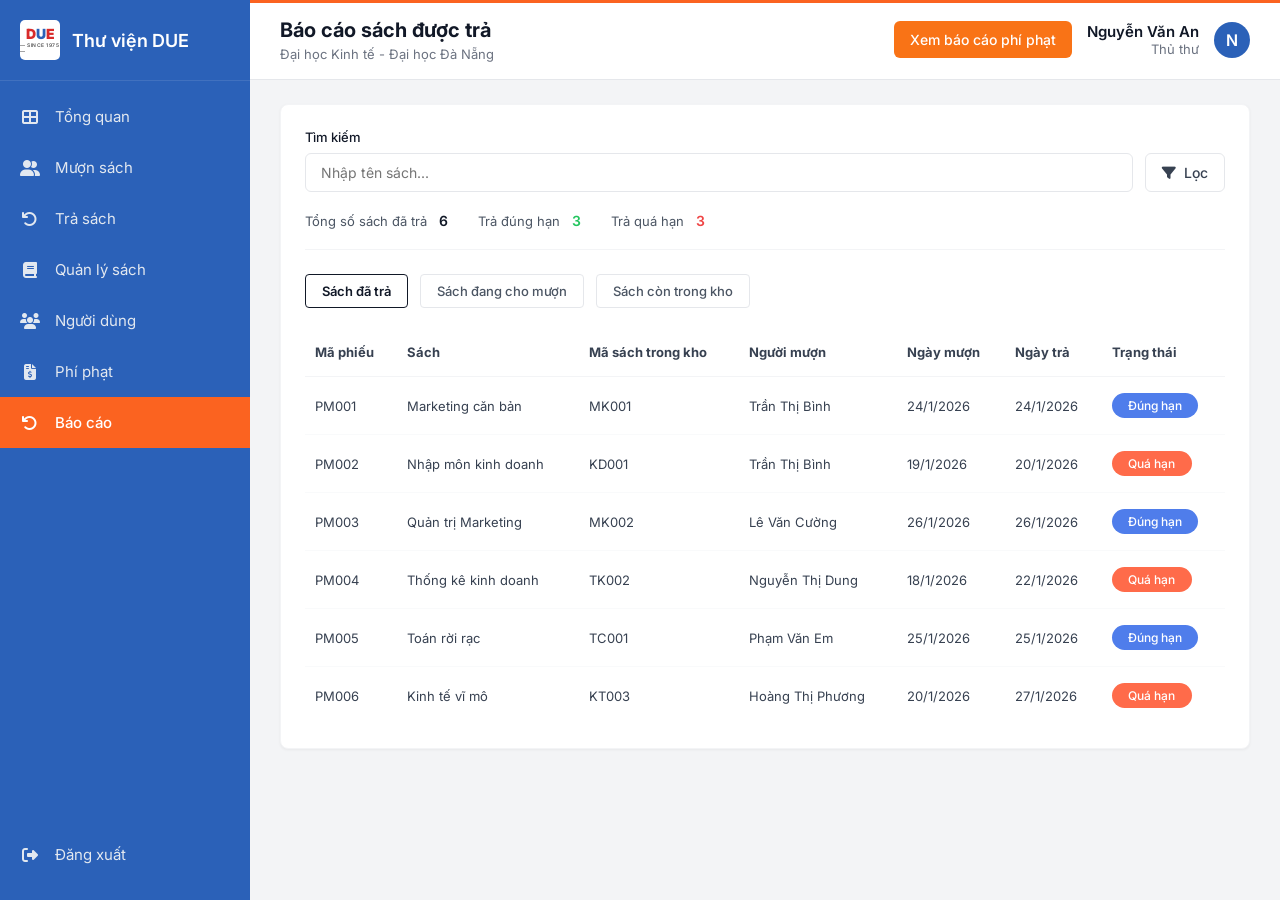
<file: Bao_Cao/index.html>
<!DOCTYPE html>
<html lang="vi">

<head>
    <meta charset="UTF-8">
    <meta name="viewport" content="width=device-width, initial-scale=1.0">
    <title>Thư viện DUE - Dashboard</title>
    <link href="https://fonts.googleapis.com/css2?family=Inter:wght@400;500;600;700;800&display=swap" rel="stylesheet">
    <link rel="stylesheet" href="https://cdnjs.cloudflare.com/ajax/libs/font-awesome/6.4.0/css/all.min.css">
    <style>
        * {
            margin: 0;
            padding: 0;
            box-sizing: border-box;
            font-family: 'Inter', sans-serif;
        }

        body {
            display: flex;
            height: 100vh;
            background-color: #f3f4f6;
            color: #333;
        }

        /* Sidebar */
        .sidebar {
            width: 250px;
            background-color: #2b61b8;
            color: white;
            display: flex;
            flex-direction: column;
            justify-content: space-between;
        }

        .sidebar-top {
            display: flex;
            flex-direction: column;
        }

        .brand {
            display: flex;
            align-items: center;
            padding: 20px;
            gap: 12px;
            font-weight: 600;
            font-size: 18px;
            border-bottom: 1px solid rgba(255, 255, 255, 0.1);
            margin-bottom: 10px;
        }

        .logo {
            background: white;
            width: 40px;
            height: 40px;
            border-radius: 5px;
            display: flex;
            flex-direction: column;
            align-items: center;
            justify-content: center;
            color: black;
            font-family: Arial, sans-serif;
        }

        .logo .due {
            color: #d82b2b;
            font-weight: 900;
            font-size: 14px;
            line-height: 1.2;
        }

        .logo .blue-text {
            color: #2b61b8;
        }

        .logo .since {
            font-size: 5px;
            color: #555;
            letter-spacing: 0.5px;
        }

        .nav-list {
            list-style: none;
        }

        .nav-item {
            padding: 16px 20px;
            display: flex;
            align-items: center;
            gap: 15px;
            color: #e2e8f0;
            text-decoration: none;
            font-size: 15px;
            cursor: pointer;
            transition: background-color 0.2s;
        }

        .nav-item:hover {
            background-color: rgba(255, 255, 255, 0.1);
        }

        .nav-item.active {
            background-color: #fb6320;
            color: white;
            font-weight: 500;
        }

        .nav-item i {
            width: 20px;
            text-align: center;
            font-size: 16px;
        }

        .logout {
            margin-bottom: 20px;
        }

        /* Main Content */
        .main-content {
            flex: 1;
            display: flex;
            flex-direction: column;
            overflow: hidden;
            position: relative;
        }

        /* The thin orange line at the very top */
        .main-content::before {
            content: '';
            position: absolute;
            top: 0;
            left: 0;
            right: 0;
            height: 3px;
            background-color: #fb6320;
            z-index: 10;
        }

        .header {
            height: 80px;
            background-color: white;
            display: flex;
            justify-content: space-between;
            align-items: center;
            padding: 0 30px;
            border-bottom: 1px solid #e5e7eb;
        }

        .header-left h1 {
            font-size: 20px;
            font-weight: 700;
            color: #111827;
            margin-bottom: 4px;
        }

        .header-left p {
            font-size: 13px;
            color: #6b7280;
        }

        .header-right {
            display: flex;
            align-items: center;
            gap: 15px;
        }

        .user-info {
            text-align: right;
        }

        .user-info h4 {
            font-size: 15px;
            color: #111827;
            font-weight: 600;
        }

        .user-info p {
            font-size: 13px;
            color: #6b7280;
        }

        .avatar {
            width: 36px;
            height: 36px;
            background-color: #2b61b8;
            border-radius: 50%;
            display: flex;
            align-items: center;
            justify-content: center;
            color: white;
            font-weight: 600;
            font-size: 16px;
        }

        .content {
            padding: 24px 30px;
            flex: 1;
            overflow-y: auto;
        }

        .card {
            background-color: white;
            border-radius: 8px;
            padding: 24px;
            box-shadow: 0 1px 3px rgba(0, 0, 0, 0.05);
            border: 1px solid #f3f4f6;
        }

        /* Search Section */
        .search-container {
            margin-bottom: 20px;
        }

        .search-container label {
            display: block;
            font-size: 13px;
            font-weight: 500;
            color: #111827;
            margin-bottom: 8px;
        }

        .search-box {
            display: flex;
            gap: 12px;
        }

        .search-box input {
            flex: 1;
            padding: 10px 15px;
            border: 1px solid #e5e7eb;
            border-radius: 6px;
            font-size: 14px;
            outline: none;
        }

        .btn-filter, .btn-action {
            padding: 10px 16px;
            background-color: white;
            border: 1px solid #e5e7eb;
            border-radius: 6px;
            color: #374151;
            font-size: 14px;
            font-weight: 500;
            cursor: pointer;
            display: flex;
            align-items: center;
            gap: 8px;
        }
        
        .btn-action {
            background-color: #f97316;
            color: white;
            border: none;
        }

        /* Stats */
        .stats {
            display: flex;
            gap: 30px;
            margin-bottom: 24px;
            font-size: 13px;
            align-items: center;
            color: #4b5563;
            padding-bottom: 20px;
            border-bottom: 1px solid #f3f4f6;
        }

        .stats span {
            font-weight: 600;
            margin-left: 8px;
            font-size: 14px;
        }

        .stats .total {
            color: #111827;
        }

        .stats .ontime {
            color: #22c55e;
        }

        .stats .late {
            color: #ef4444;
        }

        /* Tabs */
        .tabs {
            display: flex;
            gap: 12px;
            margin-bottom: 20px;
        }

        .tab {
            padding: 8px 16px;
            background-color: white;
            border: 1px solid #e5e7eb;
            border-radius: 4px;
            font-size: 13px;
            color: #4b5563;
            cursor: pointer;
            font-weight: 500;
        }

        .tab.active {
            border: 1px solid #111827;
            color: #111827;
            font-weight: 600;
        }

        /* Table Dashboard */
        table.dash-table {
            width: 100%;
            border-collapse: collapse;
        }

        table.dash-table th {
            text-align: left;
            padding: 16px 10px;
            font-size: 13px;
            font-weight: 700;
            color: #374151;
            border-bottom: 1px solid #f3f4f6;
        }

        table.dash-table td {
            text-align: left;
            padding: 16px 10px;
            font-size: 13px;
            color: #374151;
            border-bottom: 1px solid #f9fafb;
        }

        table.dash-table tr:last-child td {
            border-bottom: none;
        }

        /* Dashboard Badges */
        .badge {
            padding: 5px 16px;
            border-radius: 20px;
            font-size: 12px;
            font-weight: 500;
            color: white;
            display: inline-block;
            text-align: center;
            min-width: 80px;
        }

        .badge.success {
            background-color: #4f7deb;
        }

        .badge.danger {
            background-color: #ff6b4a;
        }

        /* -------------------------------------------
           MODAL (Báo cáo phí phạt styles - test3)
           ------------------------------------------- */
        .modal-overlay {
            position: fixed;
            top: 0; left: 0; width: 100%; height: 100%;
            background: rgba(0,0,0,0.4);
            z-index: 9999;
            display: flex;
            justify-content: center;
            align-items: center;
        }

        .modal-container {
            width: 95%;
            max-width: 1200px;
            background-color: #ffffff;
            border-radius: 12px;
            padding: 40px;
            position: relative;
            max-height: 95vh;
            overflow-y: auto;
        }

        .modal-close-btn {
            position: absolute;
            top: 15px;
            right: 15px;
            background: white;
            border: 1px solid #e5e7eb;
            color: #9ca3af;
            width: 40px;
            height: 40px;
            border-radius: 8px;
            display: flex;
            align-items: center;
            justify-content: center;
            font-size: 16px;
            cursor: pointer;
            transition: all 0.2s;
        }

        .modal-close-btn:hover {
            color: #111827;
            background: #f9fafb;
        }

        .modal-title {
            text-align: center;
            font-size: 32px;
            font-weight: 700;
            color: #1f2937;
            margin-bottom: 40px;
            margin-top: 10px;
        }

        .modal-table-container {
            border: 1px solid #e5e7eb;
            border-radius: 16px;
            overflow: hidden;
            margin-bottom: 30px;
            background: white;
        }

        table.modal-table {
            width: 100%;
            border-collapse: collapse;
            text-align: center;
        }

        table.modal-table th {
            padding: 20px 10px;
            font-size: 13px;
            font-weight: 700;
            color: #374151;
            background-color: #fcfcfc;
            border-bottom: 1px solid #e5e7eb;
            white-space: nowrap;
        }

        table.modal-table td {
            padding: 24px 10px;
            font-size: 14px;
            font-weight: 600;
            color: #4b5563;
        }

        table.modal-table tbody tr {
            border-bottom: 1px solid #f9fafb;
        }

        table.modal-table tbody tr:last-child {
            border-bottom: none;
        }

        .td-name { color: #111827 !important; font-weight: 700 !important; }
        .td-bookcode { color: #111827 !important; font-weight: 700 !important; }
        .td-bookname { color: #111827 !important; font-weight: 700 !important; }
        .td-reason { color: #4b5563 !important; font-weight: 600 !important; }
        .td-fine { color: #ea580c !important; font-weight: 700 !important; }
        .td-date { color: #374151 !important; font-weight: 600 !important; }
        .td-ticket { color: #111827 !important; font-weight: 700 !important; }

        .modal-badge {
            display: inline-block;
            padding: 8px 16px;
            border-radius: 20px;
            font-size: 12px;
            font-weight: 700;
            text-align: center;
        }

        .modal-badge-status { width: 140px; }
        .modal-badge-light-red { background-color: #fef2f2; color: #ef4444; padding: 6px 16px; }
        .modal-badge-blue { background-color: #1d4ed8; color: white; }
        .modal-badge-orange { background-color: #f97316; color: white; }

        .modal-stats-container {
            border: 1px solid #e5e7eb;
            border-radius: 16px;
            padding: 30px;
            background-color: #fafbfc;
        }

        .modal-stats-title {
            font-size: 18px;
            font-weight: 700;
            color: #111827;
            margin-bottom: 24px;
        }

        .modal-stats-grid {
            display: flex;
            gap: 24px;
        }

        .modal-stat-card {
            background-color: white;
            border-radius: 12px;
            padding: 24px;
            flex: 1;
            box-shadow: 0 4px 20px rgba(0, 0, 0, 0.03);
            border: 1px solid #f3f4f6;
        }

        .modal-stat-card p {
            font-size: 13px;
            font-weight: 500;
            color: #9ca3af;
            margin-bottom: 8px;
        }

        .modal-stat-card h3 {
            font-size: 24px;
            font-weight: 800;
            color: #111827;
        }

        .dashed-line {
            width: 80%;
            margin: 40px auto 10px auto;
            border: none;
            border-top: 1px dashed #e5e7eb;
        }

        .tab-content {
            display: none;
        }
        .tab-content.active-content {
            display: block;
        }
    </style>
</head>

<body>

    <!-- Sidebar -->
    <aside class="sidebar">
        <div class="sidebar-top">
            <div class="brand">
                <div class="logo">
                    <span class="due">D<span class="blue-text">U</span>E</span>
                    <span class="since">— SINCE 1975 —</span>
                </div>
                Thư viện DUE
            </div>
            <ul class="nav-list">
                <li><a href="#" class="nav-item"><i class="fas fa-th-large"></i> Tổng quan</a></li>
                <li><a href="#" class="nav-item"><i class="fas fa-user-friends"></i> Mượn sách</a></li>
                <li><a href="#" class="nav-item"><i class="fas fa-undo"></i> Trả sách</a></li>
                <li><a href="#" class="nav-item"><i class="fas fa-book"></i> Quản lý sách</a></li>
                <li><a href="#" class="nav-item"><i class="fas fa-users"></i> Người dùng</a></li>
                <li><a href="#" class="nav-item" onclick="openFineModal()"><i class="fas fa-file-invoice-dollar"></i> Phí phạt</a></li>
                <li><a href="#" class="nav-item active"><i class="fas fa-undo"></i> Báo cáo</a></li>
            </ul>
        </div>
        <div class="sidebar-bottom">
            <a href="#" class="nav-item logout"><i class="fas fa-sign-out-alt"></i> Đăng xuất</a>
        </div>
    </aside>

    <!-- Main Content -->
    <main class="main-content">
        <!-- Header -->
        <header class="header">
            <div class="header-left">
                <h1>Báo cáo sách được trả</h1>
                <p>Đại học Kinh tế - Đại học Đà Nẵng</p>
            </div>
            <div class="header-right">
                <button class="btn-action" onclick="openFineModal()">Xem báo cáo phí phạt</button>
                <div class="user-info">
                    <h4>Nguyễn Văn An</h4>
                    <p>Thủ thư</p>
                </div>
                <div class="avatar">N</div>
            </div>
        </header>

        <!-- Content Area -->
        <div class="content">
            <div class="card">
                <!-- Search -->
                <div class="search-container">
                    <label>Tìm kiếm</label>
                    <div class="search-box">
                        <input type="text" id="searchInput" placeholder="Nhập tên sách..." onkeyup="if(event.key === 'Enter') filterTables()">
                        <button class="btn-filter" onclick="filterTables()"><i class="fas fa-filter"></i> Lọc</button>
                    </div>
                </div>

                <!-- Stats -->
                <div class="stats">
                    <div>Tổng số sách đã trả <span class="total">6</span></div>
                    <div>Trả đúng hạn <span class="ontime">3</span></div>
                    <div>Trả quá hạn <span class="late">3</span></div>
                </div>

                <!-- Tabs Navigation -->
                <div class="tabs">
                    <button class="tab active" id="tab-btn-da-tra" onclick="openTab('da-tra')">Sách đã trả</button>
                    <button class="tab" id="tab-btn-dang-muon" onclick="openTab('dang-muon')">Sách đang cho mượn</button>
                    <button class="tab" id="tab-btn-trong-kho" onclick="openTab('trong-kho')">Sách còn trong kho</button>
                </div>

                <!-- TAB 1: Sách đã trả (test.html) -->
                <div class="tab-content active-content" id="tab-da-tra">
                    <table class="dash-table">
                        <thead>
                            <tr>
                                <th>Mã phiếu</th>
                                <th>Sách</th>
                                <th>Mã sách trong kho</th>
                                <th>Người mượn</th>
                                <th>Ngày mượn</th>
                                <th>Ngày trả</th>
                                <th>Trạng thái</th>
                            </tr>
                        </thead>
                        <tbody>
                            <tr>
                                <td>PM001</td>
                                <td>Marketing căn bản</td>
                                <td>MK001</td>
                                <td>Trần Thị Bình</td>
                                <td>24/1/2026</td>
                                <td>24/1/2026</td>
                                <td><span class="badge success">Đúng hạn</span></td>
                            </tr>
                            <tr>
                                <td>PM002</td>
                                <td>Nhập môn kinh doanh</td>
                                <td>KD001</td>
                                <td>Trần Thị Bình</td>
                                <td>19/1/2026</td>
                                <td>20/1/2026</td>
                                <td><span class="badge danger">Quá hạn</span></td>
                            </tr>
                            <tr>
                                <td>PM003</td>
                                <td>Quản trị Marketing</td>
                                <td>MK002</td>
                                <td>Lê Văn Cường</td>
                                <td>26/1/2026</td>
                                <td>26/1/2026</td>
                                <td><span class="badge success">Đúng hạn</span></td>
                            </tr>
                            <tr>
                                <td>PM004</td>
                                <td>Thống kê kinh doanh</td>
                                <td>TK002</td>
                                <td>Nguyễn Thị Dung</td>
                                <td>18/1/2026</td>
                                <td>22/1/2026</td>
                                <td><span class="badge danger">Quá hạn</span></td>
                            </tr>
                            <tr>
                                <td>PM005</td>
                                <td>Toán rời rạc</td>
                                <td>TC001</td>
                                <td>Phạm Văn Em</td>
                                <td>25/1/2026</td>
                                <td>25/1/2026</td>
                                <td><span class="badge success">Đúng hạn</span></td>
                            </tr>
                            <tr>
                                <td>PM006</td>
                                <td>Kinh tế vĩ mô</td>
                                <td>KT003</td>
                                <td>Hoàng Thị Phương</td>
                                <td>20/1/2026</td>
                                <td>27/1/2026</td>
                                <td><span class="badge danger">Quá hạn</span></td>
                            </tr>
                        </tbody>
                    </table>
                </div>

                <!-- TAB 2: Sách đang cho mượn (test1.html) -->
                <div class="tab-content" id="tab-dang-muon">
                    <table class="dash-table">
                        <thead>
                            <tr>
                                <th>Mã phiếu</th>
                                <th>Sách</th>
                                <th>Mã sách trong kho</th>
                                <th>Người mượn</th>
                                <th>Ngày mượn</th>
                                <th>Ngày trả</th>
                                <th>Trạng thái</th>
                            </tr>
                        </thead>
                        <tbody>
                            <tr>
                                <td>PM001</td>
                                <td>Kinh tế học vi mô</td>
                                <td>KT001</td>
                                <td>Trần Thị Bình</td>
                                <td>24/1/2026</td>
                                <td>24/1/2026</td>
                                <td><span class="badge success">Đang mượn</span></td>
                            </tr>
                            <tr>
                                <td>PM002</td>
                                <td>Nguyên lý kế toán</td>
                                <td>TC001</td>
                                <td>Trần Thị Bình</td>
                                <td>19/1/2026</td>
                                <td>20/1/2026</td>
                                <td><span class="badge danger">Quá hạn</span></td>
                            </tr>
                            <tr>
                                <td>PM003</td>
                                <td>Quản trị Marketing</td>
                                <td>KT002</td>
                                <td>Lê Văn Cường</td>
                                <td>26/1/2026</td>
                                <td>26/1/2026</td>
                                <td><span class="badge success">Đang mượn</span></td>
                            </tr>
                            <tr>
                                <td>PM004</td>
                                <td>Phân tích báo cáo tài chính</td>
                                <td>TC002</td>
                                <td>Nguyễn Thị Dung</td>
                                <td>18/1/2026</td>
                                <td>22/1/2026</td>
                                <td><span class="badge danger">Quá hạn</span></td>
                            </tr>
                            <tr>
                                <td>PM005</td>
                                <td>Quản trị nguồn nhân lực</td>
                                <td>QL001</td>
                                <td>Phạm Văn Em</td>
                                <td>25/1/2026</td>
                                <td>25/1/2026</td>
                                <td><span class="badge success">Đang mượn</span></td>
                            </tr>
                            <tr>
                                <td>PM006</td>
                                <td>Kinh tế lượng cơ bản</td>
                                <td>KT003</td>
                                <td>Hoàng Thị Phương</td>
                                <td>20/1/2026</td>
                                <td>27/1/2026</td>
                                <td><span class="badge danger">Quá hạn</span></td>
                            </tr>
                        </tbody>
                    </table>
                </div>

                <!-- TAB 3: Sách còn trong kho (test2.html) -->
                <div class="tab-content" id="tab-trong-kho">
                    <table class="dash-table">
                        <thead>
                            <tr>
                                <th>Mã phiếu</th>
                                <th>Sách</th>
                                <th>Mã sách trong kho</th>
                                <th>Số lượng</th>
                                <th>Còn lại</th>
                                <th>Trạng thái</th>
                            </tr>
                        </thead>
                        <tbody>
                            <tr>
                                <td>PM001</td>
                                <td>Kinh tế học vi mô</td>
                                <td>KT001</td>
                                <td>30</td>
                                <td>23</td>
                                <td><span class="badge success">Còn sách</span></td>
                            </tr>
                            <tr>
                                <td>PM002</td>
                                <td>Nguyên lý kế toán</td>
                                <td>TC001</td>
                                <td>40</td>
                                <td>32</td>
                                <td><span class="badge success">Còn sách</span></td>
                            </tr>
                            <tr>
                                <td>PM003</td>
                                <td>Quản trị Marketing</td>
                                <td>KT002</td>
                                <td>45</td>
                                <td>36</td>
                                <td><span class="badge success">Còn sách</span></td>
                            </tr>
                            <tr>
                                <td>PM004</td>
                                <td>Phân tích báo cáo tài chính</td>
                                <td>TC002</td>
                                <td>32</td>
                                <td>22</td>
                                <td><span class="badge success">Còn sách</span></td>
                            </tr>
                            <tr>
                                <td>PM005</td>
                                <td>Quản trị nguồn nhân lực</td>
                                <td>QL001</td>
                                <td>75</td>
                                <td>64</td>
                                <td><span class="badge success">Còn sách</span></td>
                            </tr>
                            <tr>
                                <td>PM006</td>
                                <td>Kinh tế lượng cơ bản</td>
                                <td>KT003</td>
                                <td>53</td>
                                <td>41</td>
                                <td><span class="badge success">Còn sách</span></td>
                            </tr>
                        </tbody>
                    </table>
                </div>

            </div>
        </div>
    </main>

    <!-- Modal (test3.html content) -->
    <div id="fineModal" class="modal-overlay" style="display: none;">
        <div class="modal-container">
            <!-- Close Button -->
            <button class="modal-close-btn" onclick="closeFineModal()"><i class="fas fa-times"></i></button>

            <!-- Title -->
            <h1 class="modal-title">Báo cáo phí phạt</h1>

            <!-- Table -->
            <div class="modal-table-container">
                <table class="modal-table">
                    <thead>
                        <tr>
                            <th>Người mượn</th>
                            <th>Mã sách</th>
                            <th>Tên sách</th>
                            <th>Tình trạng</th>
                            <th>Lý do</th>
                            <th>Số tiền phạt</th>
                            <th>Ngày tạo</th>
                            <th>Mã phiếu mượn</th>
                            <th>Trạng thái</th>
                        </tr>
                    </thead>
                    <tbody>
                        <tr>
                            <td class="td-name">Nguyễn Thị Bình</td>
                            <td class="td-bookcode">KT003</td>
                            <td class="td-bookname">Kinh tế vĩ mô</td>
                            <td><span class="modal-badge modal-badge-light-red">Trễ hạn</span></td>
                            <td class="td-reason">Trễ hạn quá 2 ngày</td>
                            <td class="td-fine">20.000đ</td>
                            <td class="td-date">18/10/2025</td>
                            <td class="td-ticket">KT001</td>
                            <td><span class="modal-badge modal-badge-blue modal-badge-status">Đã thanh toán</span></td>
                        </tr>
                        <tr>
                            <td class="td-name">Lê Tấn Tú</td>
                            <td class="td-bookcode">KT003</td>
                            <td class="td-bookname">Kinh tế vĩ mô</td>
                            <td><span class="modal-badge modal-badge-light-red">Trễ hạn</span></td>
                            <td class="td-reason">Trễ hạn quá 10 ngày</td>
                            <td class="td-fine">50.000đ</td>
                            <td class="td-date">23/11/2025</td>
                            <td class="td-ticket">KT001</td>
                            <td><span class="modal-badge modal-badge-orange modal-badge-status">Chưa thanh toán</span></td>
                        </tr>
                        <tr>
                            <td class="td-name">Hoàng Thị Phương</td>
                            <td class="td-bookcode">KT003</td>
                            <td class="td-bookname">Kinh tế vĩ mô</td>
                            <td><span class="modal-badge modal-badge-light-red">Trễ hạn</span></td>
                            <td class="td-reason">Trễ hạn quá 6 ngày</td>
                            <td class="td-fine">30.000đ</td>
                            <td class="td-date">23/11/2025</td>
                            <td class="td-ticket">KT001</td>
                            <td><span class="modal-badge modal-badge-orange modal-badge-status">Chưa thanh toán</span></td>
                        </tr>
                    </tbody>
                </table>
            </div>

            <!-- Stats Section -->
            <div class="modal-stats-container">
                <h2 class="modal-stats-title">Thống kê phí phạt</h2>
                <div class="modal-stats-grid">
                    <div class="modal-stat-card">
                        <p>Tổng tiền phạt đã thu</p>
                        <h3>20.000đ</h3>
                    </div>
                    <div class="modal-stat-card">
                        <p>Tổng tiền phạt chưa thu</p>
                        <h3>80.000đ</h3>
                    </div>
                    <div class="modal-stat-card">
                        <p>Khoản phạt cao nhất</p>
                        <h3>50.000đ</h3>
                    </div>
                    <div class="modal-stat-card">
                        <p>Người mượn bị phạt nhiều nhất</p>
                        <h3>Lê Tấn Tú</h3>
                    </div>
                </div>
                <hr class="dashed-line">
            </div>
        </div>
    </div>

    <!-- JavaScript to handle UI interactivity -->
    <script>
        // Table filtering logic
        function filterTables() {
            const query = document.getElementById('searchInput').value.toLowerCase();
            
            // Filter all dashboard tables
            const tables = document.querySelectorAll('.dash-table');
            
            tables.forEach(table => {
                const rows = table.querySelectorAll('tbody tr');
                rows.forEach(row => {
                    const bookNameCell = row.querySelectorAll('td')[1]; // Cột 'Sách' ở vị trí index 1
                    if (bookNameCell) {
                        const bookName = bookNameCell.textContent || bookNameCell.innerText;
                        if (bookName.toLowerCase().indexOf(query) > -1) {
                            row.style.display = '';
                        } else {
                            row.style.display = 'none';
                        }
                    }
                });
            });
        }

        // Tab switching logic
        function openTab(tabId) {
            // Hide all contents
            document.querySelectorAll('.tab-content').forEach(function(el) {
                el.classList.remove('active-content');
            });
            // Remove active style from all tab buttons
            document.querySelectorAll('.tab').forEach(function(el) {
                el.classList.remove('active');
            });

            // Show selected tab
            document.getElementById('tab-' + tabId).classList.add('active-content');
            // Show active style on button
            document.getElementById('tab-btn-' + tabId).classList.add('active');
        }

        // Modal opening/closing logic
        function openFineModal() {
            document.getElementById('fineModal').style.display = 'flex';
        }

        function closeFineModal() {
            document.getElementById('fineModal').style.display = 'none';
        }

        // Close modal when clicking outside of it
        document.getElementById('fineModal').addEventListener('click', function(e) {
            if (e.target === this) {
                closeFineModal();
            }
        });
    </script>

</body>

</html>
</file>
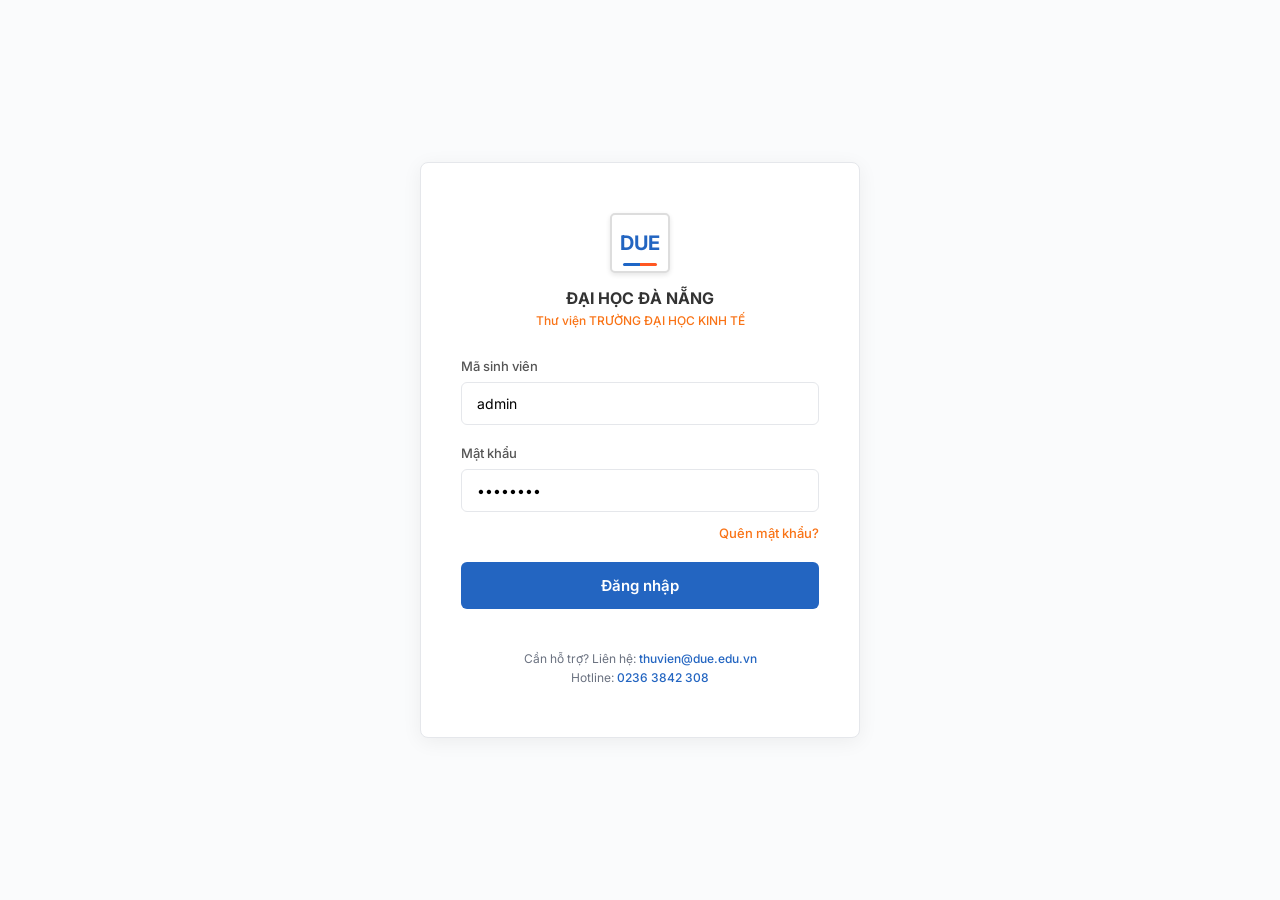
<file: Dangnhap_Tongquan_Trasach/Dangnhap.html>
<!DOCTYPE html>
<html lang="vi">

<head>
    <meta charset="UTF-8">
    <meta name="viewport" content="width=device-width, initial-scale=1.0">
    <title>Đăng nhập - Thư viện DUE</title>

    <!-- Google Fonts -->
    <link rel="preconnect" href="https://fonts.googleapis.com">
    <link rel="preconnect" href="https://fonts.gstatic.com" crossorigin>
    <link href="https://fonts.googleapis.com/css2?family=Inter:wght@300;400;500;600;700&display=swap" rel="stylesheet">

    <!-- CSS giữ nguyên -->
    <link rel="stylesheet" href="style.css">
</head>

<body>

    <!-- AUTH PAGE -->
    <div class="auth-page active" id="authPage">

        <!-- Login Form -->
        <div class="auth-form-container active" id="loginModal">
            <div class="auth-header">
                <div class="logo lg">
                    <span class="logo-text">DUE</span>
                </div>
                <h2>ĐẠI HỌC ĐÀ NẴNG</h2>
                <p>Thư viện TRƯỜNG ĐẠI HỌC KINH TẾ</p>
            </div>

            <form onsubmit="handleLogin(event)">
                <div class="form-group">
                    <label>Mã sinh viên</label>
                    <input type="text" value="admin" required>
                </div>

                <div class="form-group">
                    <label>Mật khẩu</label>
                    <input type="password" value="password" required>
                </div>

                <div class="forgot-link">
                    <a href="#" onclick="showModal('forgotModal')">Quên mật khẩu?</a>
                </div>

                <button type="submit" class="btn btn-primary btn-block">Đăng nhập</button>
            </form>

            <div class="auth-footer">
                <p>Cần hỗ trợ? Liên hệ: <a href="mailto:thuvien@due.edu.vn">thuvien@due.edu.vn</a></p>
                <p>Hotline: <a href="tel:02363842308">0236 3842 308</a></p>
            </div>
        </div>
        
        <!-- Forgot Password -->
        <div class="auth-form-container" id="forgotModal">
            <div class="auth-header">
                <div class="logo lg">
                    <span class="logo-text">DUE</span>
                </div>
                <h2>ĐẠI HỌC ĐÀ NẴNG</h2>
                <p>Thư viện TRƯỜNG ĐẠI HỌC KINH TẾ</p>
            </div>

            <form onsubmit="showModal('resetModal'); return false;">
                <div class="form-group">
                    <label>Địa chỉ email</label>
                    <input type="email" required>
                </div>

                <button type="submit" class="btn btn-primary btn-block">
                    Gửi yêu cầu đặt lại mật khẩu
                </button>

                <div class="forgot-link text-center mt-2">
                    <a href="#" onclick="showModal('loginModal')">Quay lại đăng nhập</a>
                </div>
            </form>

            <div class="auth-footer">
                <p>Cần hỗ trợ? Liên hệ: <a href="mailto:thuvien@due.edu.vn">thuvien@due.edu.vn</a></p>
                <p>Hotline: <a href="tel:02363842308">0236 3842 308</a></p>
            </div>
        </div>

        <!-- Reset Password -->
        <div class="auth-form-container" id="resetModal">
            <div class="auth-header">
                <div class="logo lg">
                    <span class="logo-text">DUE</span>
                </div>
                <h2>ĐẠI HỌC ĐÀ NẴNG</h2>
                <p>Thư viện TRƯỜNG ĐẠI HỌC KINH TẾ</p>
            </div>

            <form onsubmit="showModal('loginModal'); alert('Đổi mật khẩu thành công!'); return false;">
                <div class="form-group">
                    <label>Mật khẩu cũ</label>
                    <input type="password" required>
                </div>

                <div class="form-group">
                    <label>Mật khẩu mới</label>
                    <input type="password" required>
                </div>

                <div class="form-group">
                    <label>Xác nhận mật khẩu mới</label>
                    <input type="password" required>
                </div>

                <button type="submit" class="btn btn-primary btn-block">Đổi mật khẩu</button>
            </form>

            <div class="auth-footer">
                <p>Cần hỗ trợ? Liên hệ: <a href="mailto:thuvien@due.edu.vn">thuvien@due.edu.vn</a></p>
                <p>Hotline: <a href="tel:02363842308">0236 3842 308</a></p>
            </div>
        </div>

    </div>

    <script src="script.js"></script>
</body>

</html>
</file>
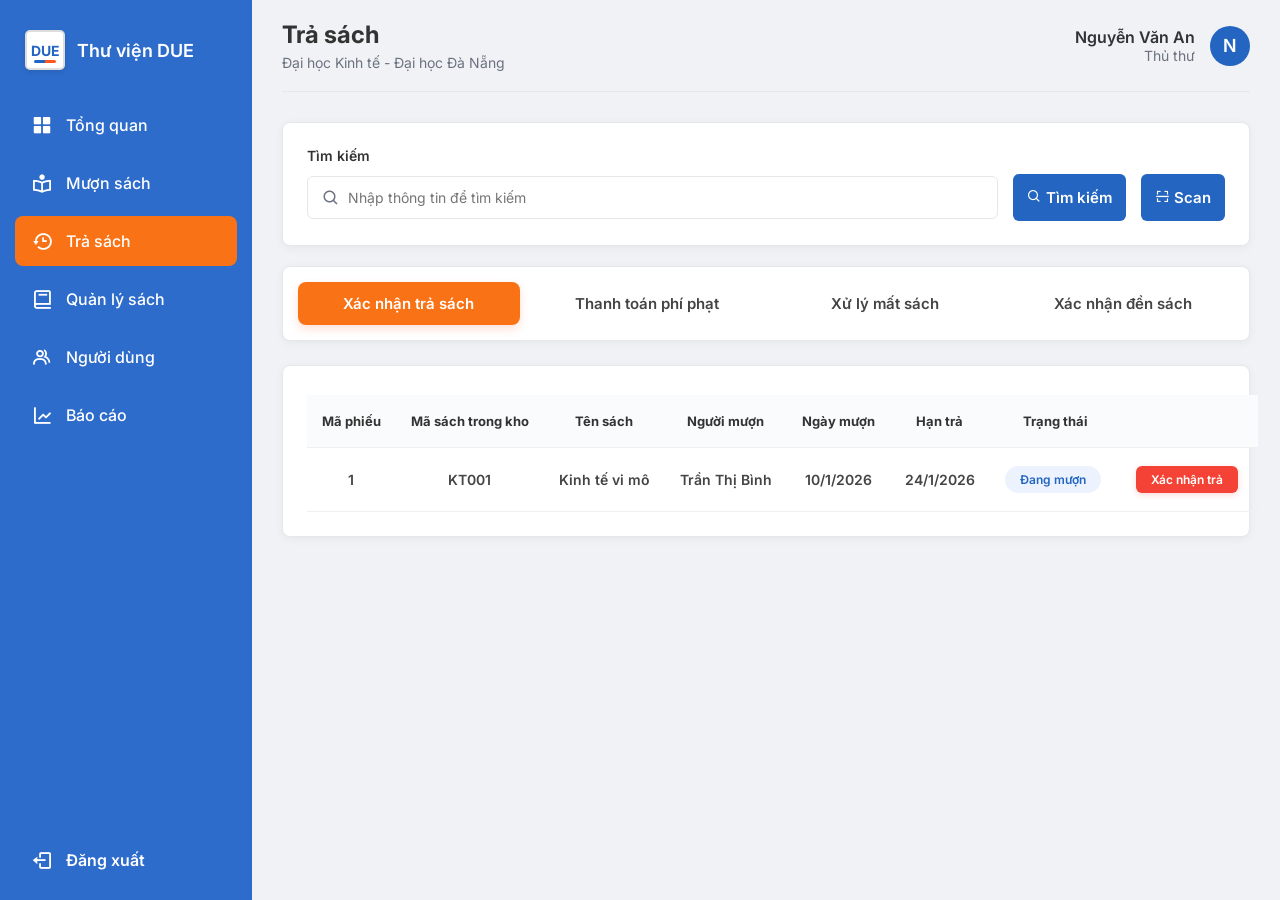
<file: Dangnhap_Tongquan_Trasach/Trasach.html>
<!DOCTYPE html>
<html lang="vi">

<head>
    <meta charset="UTF-8">
    <meta name="viewport" content="width=device-width, initial-scale=1.0">
    <title>Trả sách - Thư viện DUE</title>

    <!-- Google Fonts -->
    <link href="https://fonts.googleapis.com/css2?family=Inter:wght@300;400;500;600;700&display=swap" rel="stylesheet">

    <!-- Boxicons -->
    <link href='https://unpkg.com/boxicons@2.1.4/css/boxicons.min.css' rel='stylesheet'>

    <!-- CSS dùng lại -->
    <link rel="stylesheet" href="style.css">
</head>

<body>

<div class="dashboard-container">

    <!-- SIDEBAR (GIỮ NGUYÊN) -->
    <aside class="sidebar">
        <div class="sidebar-header">
            <div class="logo">
                <span class="logo-text">DUE</span>
            </div>
            <h2>Thư viện DUE</h2>
        </div>

        <ul class="nav-links">
            <li id="nav-overview">
                <a href="Tongquan.html"><i class='bx bxs-grid-alt'></i> Tổng quan</a>
            </li>

            <li>
                <a href="#"><i class='bx bx-book-reader'></i> Mượn sách</a>
            </li>

            <li class="active" id="nav-return">
                <a href="Trasach.html"><i class='bx bx-history'></i> Trả sách</a>
            </li>

            <li>
                <a href="/Quan_ly_sach/quanlisach.html"><i class='bx bx-book'></i> Quản lý sách</a>
            </li>

            <li>
                <a href="#"><i class='bx bx-group'></i> Người dùng</a>
            </li>

            <li>
                <a href="#"><i class='bx bx-line-chart'></i> Báo cáo</a>
            </li>
        </ul>

        <div class="logout-wrapper">
            <a href="#" class="logout-btn"  onclick="goToPage('logout')">
                <i class='bx bx-log-out'></i> Đăng xuất
            </a>
        </div>
    </aside>

    <!-- MAIN -->
    <main class="main-content">

        <!-- HEADER -->
        <header class="header">
            <div class="header-left">
                <h1>Trả sách</h1>
                <p>Đại học Kinh tế - Đại học Đà Nẵng</p>
            </div>

            <div class="header-right">
                <div class="user-info">
                    <div class="user-details">
                        <span class="user-name">Nguyễn Văn An</span>
                        <span class="user-role">Thủ thư</span>
                    </div>
                    <div class="user-avatar">N</div>
                </div>
            </div>
        </header>

        <!-- PAGE RETURN (GIỮ NGUYÊN 100%) -->
        <div id="page-return">

            <!-- Search -->
            <div class="search-section card">
                <p class="section-label">Tìm kiếm</p>
                <div class="search-bar">
                    <div class="input-with-icon">
                        <i class='bx bx-search'></i>
                        <input type="text" placeholder="Nhập thông tin để tìm kiếm">
                    </div>
                    <button class="btn btn-primary btn-orange">
                        <i class='bx bx-search'></i> Tìm kiếm
                    </button>
                    <button class="btn btn-primary btn-blue">
                        <i class='bx bx-scan'></i> Scan
                    </button>
                </div>
            </div>

            <!-- Tabs -->
            <div class="tabs-container">
                <div class="tab active" onclick="switchTab(this, 'tab-1')">Xác nhận trả sách</div>
                <div class="tab" onclick="switchTab(this, 'tab-2')">Thanh toán phí phạt</div>
                <div class="tab" onclick="switchTab(this, 'tab-3')">Xử lý mất sách</div>
                <div class="tab" onclick="switchTab(this, 'tab-4')">Xác nhận đền sách</div>
            </div>

            <!-- Content -->
            <div class="tab-content card">

                <!-- TAB 1 -->
                <div id="tab-1" class="tab-pane active">
                    <table class="table">
                        <thead>
                            <tr>
                                <th>Mã phiếu</th>
                                <th>Mã sách trong kho</th>
                                <th>Tên sách</th>
                                <th>Người mượn</th>
                                <th>Ngày mượn</th>
                                <th>Hạn trả</th>
                                <th>Trạng thái</th>
                                <th></th>
                            </tr>
                        </thead>

                        <tbody>
                            <tr>
                                <td>1</td>
                                <td>KT001</td>
                                <td>Kinh tế vi mô</td>
                                <td>Trần Thị Bình</td>
                                <td>10/1/2026</td>
                                <td>24/1/2026</td>
                                <td><span class="badge badge-blue">Đang mượn</span></td>
                                <td><span class="badge badge-red-btn">Xác nhận trả</span></td>
                            </tr>
                        </tbody>
                    </table>
                </div>

                <!-- TAB 2 -->
                <div id="tab-2" class="tab-pane hidden">
                    <table class="table">
                        <thead>
                            <tr>
                                <th>Mã phạt</th>
                                <th>Người dùng</th>
                                <th>Mã người dùng</th>
                                <th>Tổng tiền</th>
                                <th></th>
                            </tr>
                        </thead>
                    </table>
                </div>

                <!-- TAB 3 -->
                <div id="tab-3" class="tab-pane hidden">
                    <table class="table"></table>
                </div>

                <!-- TAB 4 -->
                <div id="tab-4" class="tab-pane hidden">
                    <table class="table"></table>
                </div>

            </div>

        </div>

    </main>
</div>

<script src="script.js"></script>

</body>
</html>
</file>
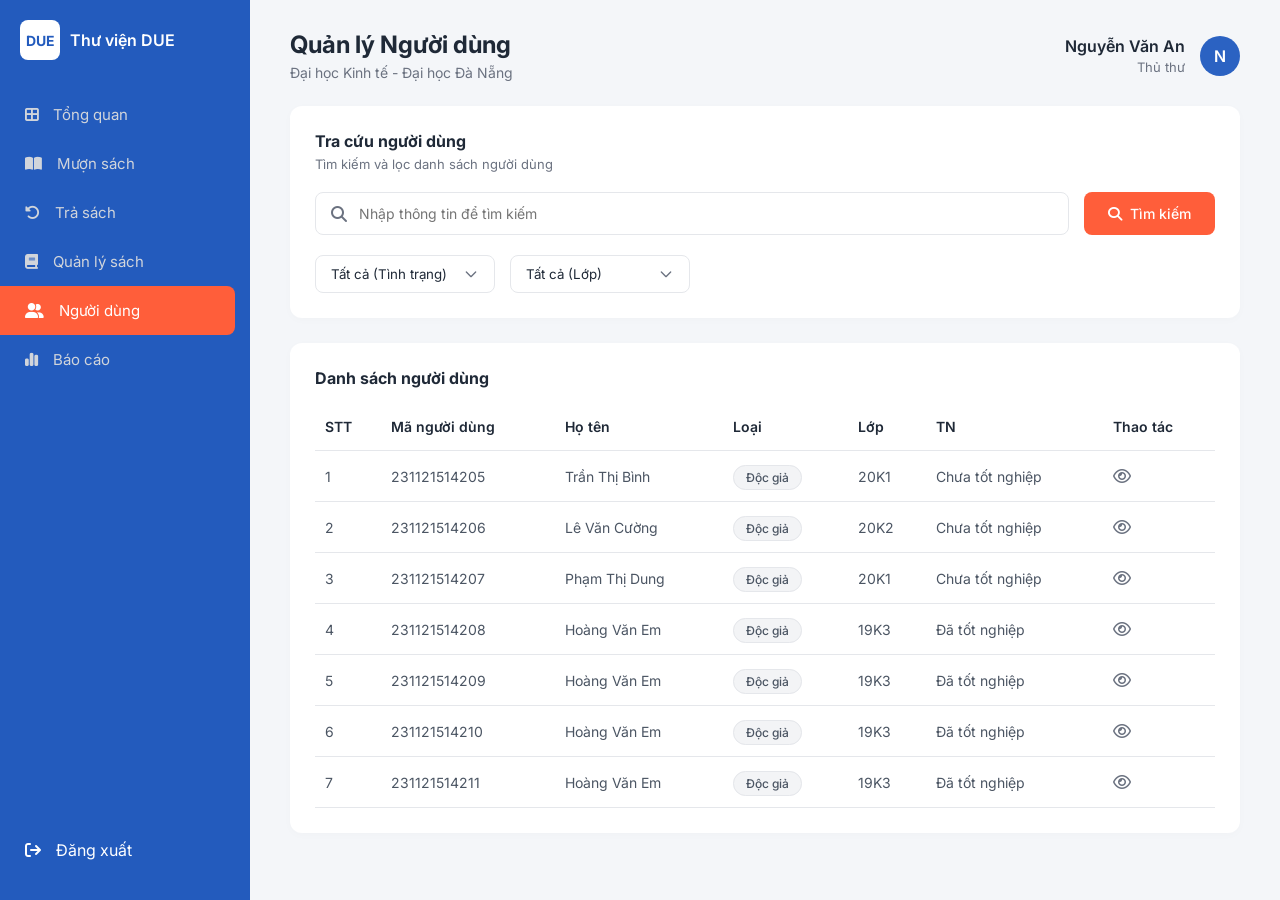
<file: Quan_ly_nguoi_dung/quanLyNguoiDung.html>
<!DOCTYPE html>
<html lang="vi">
<head>
    <meta charset="UTF-8">
    <meta name="viewport" content="width=device-width, initial-scale=1.0">
    <title>Quản lý Người dùng - Thư viện DUE</title>
    <link rel="stylesheet" href="quanLyNguoiDung.css">
    <link rel="stylesheet" href="https://cdnjs.cloudflare.com/ajax/libs/font-awesome/6.4.0/css/all.min.css">
    <link href="https://fonts.googleapis.com/css2?family=Inter:wght@400;500;600;700&display=swap" rel="stylesheet">
</head>
<body>
    <div class="dashboard-container">
        <aside class="sidebar">
            <div class="sidebar-header">
                <div class="logo-box">
                    <span class="logo-text">DUE</span>
                </div>
                <h2>Thư viện DUE</h2>
            </div>
            <ul class="nav-menu">
                <li class="nav-item"><a href="#"><i class="fa-solid fa-border-all"></i> Tổng quan</a></li>
                <li class="nav-item"><a href="#"><i class="fa-solid fa-book-open"></i> Mượn sách</a></li>
                <li class="nav-item"><a href="#"><i class="fa-solid fa-rotate-left"></i> Trả sách</a></li>
                <li class="nav-item"><a href="#"><i class="fa-solid fa-book"></i> Quản lý sách</a></li>
                <li class="nav-item active"><a href="#"><i class="fa-solid fa-user-group"></i> Người dùng</a></li>
                <li class="nav-item"><a href="#"><i class="fa-solid fa-chart-simple"></i> Báo cáo</a></li>
            </ul>
            <div class="sidebar-footer">
                <a href="#" class="logout-btn"><i class="fa-solid fa-arrow-right-from-bracket"></i> Đăng xuất</a>
            </div>
        </aside>

        <main class="main-content">
            <header class="top-header">
                <div class="header-titles">
                    <h1>Quản lý Người dùng</h1>
                    <p>Đại học Kinh tế - Đại học Đà Nẵng</p>
                </div>
                <div class="user-profile">
                    <div class="user-info">
                        <span class="user-name">Nguyễn Văn An</span>
                        <span class="user-role">Thủ thư</span>
                    </div>
                    <div class="user-avatar">N</div>
                </div>
            </header>

            <section class="search-section">
                <h3>Tra cứu người dùng</h3>
                <p>Tìm kiếm và lọc danh sách người dùng</p>
                
                <div class="search-controls">
                    <div class="search-input-group">
                        <i class="fa-solid fa-magnifying-glass"></i>
                        <input type="text" id="searchInput" placeholder="Nhập thông tin để tìm kiếm">
                    </div>
                    <button id="searchBtn" class="btn btn-primary"><i class="fa-solid fa-magnifying-glass"></i> Tìm kiếm</button>
                </div>
                
                <div class="filter-controls">
                    <div class="custom-select">
                        <select id="filterStatus">
                            <option value="all">Tất cả (Tình trạng)</option>
                            <option value="Chưa tốt nghiệp">Chưa tốt nghiệp</option>
                            <option value="Đã tốt nghiệp">Đã tốt nghiệp</option>
                        </select>
                    </div>
                    <div class="custom-select">
                        <select id="filterClass">
                            <option value="all">Tất cả (Lớp)</option>
                            <option value="20K1">20K1</option>
                            <option value="20K2">20K2</option>
                            <option value="19K3">19K3</option>
                        </select>
                    </div>
                </div>
            </section>

            <section class="table-section">
                <h3>Danh sách người dùng</h3>
                <div class="table-container">
                    <table id="userTable">
                        <thead>
                            <tr>
                                <th>STT</th>
                                <th>Mã người dùng</th>
                                <th>Họ tên</th>
                                <th>Loại</th>
                                <th>Lớp</th>
                                <th>TN</th>
                                <th>Thao tác</th>
                            </tr>
                        </thead>
                        <tbody id="tableBody">
                            </tbody>
                    </table>
                    <div id="emptyState" class="empty-state" style="display: none;">
                        Không tìm thấy người dùng phù hợp
                    </div>
                </div>
            </section>
        </main>
    </div>

    <div id="userModal" class="modal-overlay">
        <div class="modal-content">
            <h2 class="modal-title">Chi tiết người dùng</h2>
            
            <div class="user-details-grid">
                <div class="detail-box">
                    <label>Mã người dùng</label>
                    <div class="detail-value" id="modalUserId">12345678</div>
                </div>
                <div class="detail-box">
                    <label>Họ tên</label>
                    <div class="detail-value" id="modalUserName">Nguyễn Văn An</div>
                </div>
                <div class="detail-box">
                    <label>Email</label>
                    <div class="detail-value" id="modalUserEmail">nvana@due.edu.vn</div>
                </div>
                <div class="detail-box">
                    <label>Số điện thoại</label>
                    <div class="detail-value" id="modalUserPhone">0905123456</div>
                </div>
            </div>

            <div class="status-panel">
                <div class="status-header">Tình trạng</div>
                <div class="status-body">
                    <div class="status-item">
                        <div class="icon-box blue"><i class="fa-solid fa-book"></i></div>
                        <div>
                            <span class="status-label">Số sách đang mượn</span>
                            <span class="status-number blue-text" id="modalBooks">0</span>
                        </div>
                    </div>
                    <div class="status-divider"></div>
                    <div class="status-item">
                        <div class="icon-box orange"><i class="fa-solid fa-receipt"></i></div>
                        <div>
                            <span class="status-label">Tiền phạt còn nợ</span>
                            <span class="status-number orange-text" id="modalFine">0đ</span>
                        </div>
                    </div>
                </div>
            </div>

            <div class="modal-actions">
                <button id="closeModalBtn" class="btn btn-primary">Đóng</button>
            </div>
        </div>
    </div>

    <script src="quanLyNguoiDung.js"></script>
</body>
</html>
</file>
<file: Dangnhap_Tongquan_Trasach/style.css>
:root {
    --primary-blue: #2365c1;
    --primary-blue-hover: #1b4f9e;
    --primary-orange: #f97316;
    --primary-orange-hover: #ea580c;
    --sidebar-bg: #2d6ccb;
    --bg-color: #f0f2f5;
    --white: #ffffff;
    --text-main: #333333;
    --text-muted: #6b7280;
    --border-color: #e5e7eb;
    --red: #ef4444;
    --red-hover: #dc2626;
    --radius: 8px;
    --shadow: 0 2px 10px rgba(0, 0, 0, 0.05);
    --font-family: 'Inter', sans-serif;
}

* {
    margin: 0;
    padding: 0;
    box-sizing: border-box;
}

body {
    font-family: var(--font-family);
    background-color: var(--bg-color);
    color: var(--text-main);
    overflow-x: hidden;
}

a {
    text-decoration: none;
    color: inherit;
}

ul {
    list-style: none;
}

/* --- DASHBOARD --- */
.dashboard-container {
    display: flex;
    height: 100vh;
}

/* Sidebar */
.sidebar {
    width: 260px;
    background-color: var(--sidebar-bg);
    color: var(--white);
    display: flex;
    flex-direction: column;
    justify-content: space-between;
}

.sidebar-header {
    display: flex;
    align-items: center;
    padding: 30px 25px 20px;
    gap: 12px;
}

.logo {
    width: 40px;
    height: 40px;
    background-color: var(--white);
    border-radius: 5px;
    display: flex;
    align-items: center;
    justify-content: center;
    box-shadow: 0 2px 5px rgba(0, 0, 0, 0.1);
    position: relative;
    border: 2px solid #ddd;
}

.logo::after {
    content: '';
    position: absolute;
    bottom: 5px;
    left: 20%;
    width: 60%;
    height: 3px;
    background: linear-gradient(90deg, #1e66c6 50%, #ff5722 50%);
    border-radius: 2px;
}

.logo-text {
    color: var(--primary-blue);
    font-weight: 700;
    font-size: 14px;
}

.logo.lg {
    width: 60px;
    height: 60px;
    margin: 0 auto;
}

.logo.lg .logo-text {
    font-size: 20px;
}

.sidebar-header h2 {
    font-size: 18px;
    font-weight: 600;
}

.nav-links {
    flex-grow: 1;
    display: flex;
    flex-direction: column;
    gap: 8px;
    padding: 10px 15px;
}

.nav-links li a {
    display: flex;
    align-items: center;
    gap: 12px;
    padding: 14px 15px;
    border-radius: 8px;
    transition: all 0.2s ease;
    font-weight: 500;
    color: var(--white);
}

.nav-links li a i {
    font-size: 22px;
    width: 24px;
    text-align: center;
}

.nav-links li a:hover {
    background-color: rgba(255, 255, 255, 0.1);
    color: var(--white);
}

.nav-links li.active a {
    background-color: var(--primary-orange);
    color: var(--white);
}

.logout-wrapper {
    padding: 15px;
}

.logout-btn {
    display: flex;
    align-items: center;
    justify-content: flex-start;
    gap: 12px;
    padding: 14px 15px;
    border-radius: var(--radius);
    transition: all 0.3s ease;
    font-weight: 600;
    color: var(--white);
    border: none;
    background: transparent;
}

.logout-btn i {
    font-size: 22px;
    width: 24px;
    text-align: center;
}

.logout-btn:hover {
    background-color: rgba(255, 255, 255, 0.1);
    color: var(--white);
}

/* Main Content */
.main-content {
    flex-grow: 1;
    padding: 20px 30px;
    overflow-y: auto;
}

/* Header */
.header {
    display: flex;
    justify-content: space-between;
    align-items: center;
    margin-bottom: 30px;
    padding-bottom: 20px;
    border-bottom: 1px solid var(--border-color);
}

.header-left h1 {
    font-size: 24px;
    font-weight: 700;
    margin-bottom: 5px;
}

.header-left p {
    color: var(--text-muted);
    font-size: 14px;
}

.user-info {
    display: flex;
    align-items: center;
    gap: 15px;
}

.user-details {
    display: flex;
    flex-direction: column;
    align-items: flex-end;
}

.user-name {
    font-weight: 600;
    font-size: 16px;
}

.user-role {
    color: var(--text-muted);
    font-size: 14px;
}

.user-avatar {
    width: 40px;
    height: 40px;
    background-color: var(--primary-blue);
    color: var(--white);
    border-radius: 50%;
    display: flex;
    align-items: center;
    justify-content: center;
    font-weight: 600;
    font-size: 18px;
}

/* Stats Overview */
.overview-cards {
    display: grid;
    grid-template-columns: repeat(auto-fit, minmax(220px, 1fr));
    gap: 24px;
    margin-bottom: 40px;
}

.card {
    background-color: var(--white);
    padding: 24px;
    border-radius: var(--radius);
    box-shadow: var(--shadow);
    border: 1px solid var(--border-color);
}

/* Returns Page Specific Styles */
.search-section {
    margin-bottom: 20px;
}

.section-label {
    font-weight: 600;
    margin-bottom: 10px;
    font-size: 14px;
}

.search-bar {
    display: flex;
    gap: 15px;
    align-items: center;
}

.input-with-icon {
    position: relative;
    flex-grow: 1;
}

.input-with-icon i {
    position: absolute;
    left: 15px;
    top: 50%;
    transform: translateY(-50%);
    color: var(--text-muted);
    font-size: 18px;
}

.input-with-icon input {
    width: 100%;
    padding: 12px 15px 12px 40px;
    border: 1px solid var(--border-color);
    border-radius: 6px;
    font-family: inherit;
    font-size: 14px;
}

.btn-orange {
    background-color: var(--primary-orange);
    color: var(--white);
}

.btn-orange:hover {
    background-color: var(--primary-orange-hover);
    color: var(--white);
}

.btn-blue {
    background-color: var(--primary-blue);
    color: var(--white);
}

/* Tabs Container */
.tabs-container {
    display: flex;
    gap: 15px;
    margin-bottom: 24px;
    background: var(--white);
    padding: 15px;
    border-radius: var(--radius);
    box-shadow: var(--shadow);
    border: 1px solid var(--border-color);
}

.tab {
    flex: 1;
    text-align: center;
    padding: 12px 20px;
    font-weight: 600;
    font-size: 15px;
    color: #444;
    cursor: pointer;
    border-radius: 8px;
    transition: all 0.2s;
}

.tab:hover {
    background-color: #f7f9fc;
}

.tab.active {
    background-color: var(--primary-orange);
    color: var(--white);
    box-shadow: 0 4px 10px rgba(255, 102, 51, 0.2);
}

/* Tables */
.table {
    width: 100%;
    border-collapse: collapse;
    font-size: 14px;
    margin-top: 5px;
}

.table th,
.table td {
    padding: 18px 15px;
    text-align: center;
    border-bottom: 1px solid #f0f0f0;
    white-space: nowrap;
    /* Prevent messy text wrapping */
}

.table th {
    font-weight: 700;
    color: #333;
    font-size: 13px;
    background-color: #fafbfc;
}

.table td {
    font-weight: 600;
    color: #444;
}

.table tbody tr:hover {
    background-color: #fafbfc;
}

.font-weight-bold {
    font-weight: 700;
}

.text-left {
    text-align: left !important;
}

/* Action Badges in Table */
.action-badges {
    display: flex;
    justify-content: center;
    align-items: center;
    gap: 12px;
}

/* Badges */
.badge {
    padding: 6px 15px;
    border-radius: 20px;
    font-size: 12px;
    font-weight: 600;
    display: inline-flex;
    align-items: center;
    gap: 4px;
    margin-right: 5px;
    justify-content: center;
    min-width: 90px;
}

.badge-blue {
    background-color: #ecf3ff;
    color: var(--primary-blue);
}

.badge-orange {
    background-color: #fff2ed;
    color: var(--primary-orange);
}

.badge-red-btn {
    background-color: #f44336;
    color: var(--white);
    cursor: pointer;
    border-radius: 6px;
    box-shadow: 0 2px 6px rgba(244, 67, 54, 0.2);
}

.badge-red-btn:hover {
    background-color: var(--red-hover);
}

.badge-blue-btn {
    background-color: var(--primary-blue);
    color: var(--white);
    cursor: pointer;
    border-radius: 6px;
    box-shadow: 0 2px 6px rgba(35, 101, 193, 0.2);
    padding: 8px 15px;
}

.badge-blue-btn:hover {
    background-color: var(--primary-blue-hover);
}

/* New detailed badges for fine table */
.badge-light-blue {
    background-color: #f0f4ff;
    color: #3b82f6;
    border: 1px solid #e1e9ff;
}

.badge-light-orange {
    background-color: #fff7ed;
    color: #ea580c;
    border: 1px solid #ffedd5;
}

.badge-light-red {
    background-color: #fef2f2;
    color: #ef4444;
    border: 1px solid #fee2e2;
}

.badge-orange-solid {
    background-color: var(--primary-orange);
    color: var(--white);
}

/* Popups & Modals */
.popup-overlay {
    position: fixed;
    top: 0;
    left: 0;
    width: 100%;
    height: 100%;
    background-color: rgba(0, 0, 0, 0.4);
    z-index: 1000;
    display: none;
    justify-content: center;
    align-items: center;
}

.popup-overlay.active {
    display: flex;
}

.popup-modal {
    background-color: var(--white);
    border-radius: 12px;
    width: 100%;
    max-width: 580px;
    max-height: 90vh;
    box-shadow: 0 10px 40px rgba(0, 0, 0, 0.15);
    display: none;
    flex-direction: column;
}

.popup-modal.active {
    display: flex;
}

.popup-lg {
    max-width: 650px;
}

.popup-xl {
    max-width: 750px;
}

.popup-header {
    display: flex;
    justify-content: center;
    align-items: center;
    padding: 24px;
    position: relative;
    border-bottom: none;
}

.popup-header h3 {
    font-size: 20px;
    font-weight: 700;
    margin: 0;
    color: #111827;
}

.popup-close {
    position: absolute;
    right: 24px;
    top: 50%;
    transform: translateY(-50%);
    background: var(--white);
    border: 1px solid #e5e7eb;
    border-radius: 8px;
    width: 32px;
    height: 32px;
    display: flex;
    justify-content: center;
    align-items: center;
    font-size: 18px;
    color: #4b5563;
    cursor: pointer;
    transition: all 0.2s;
}

.popup-close:hover {
    background-color: #f9fafb;
}

.popup-content {
    padding: 0 24px 24px;
    overflow-y: auto;
    flex: 1;
}

.info-grid {
    border: 1px solid #e5e7eb;
    border-radius: 10px;
    padding: 16px 20px;
    display: grid;
    grid-template-columns: 1fr 1fr;
    gap: 15px 30px;
    margin-bottom: 24px;
}

.info-grid label {
    display: block;
    font-size: 13px;
    color: #6b7280;
    margin-bottom: 6px;
}

.info-grid strong {
    display: block;
    font-size: 16px;
    color: #111827;
    font-weight: 700;
}

.form-group label {
    font-size: 14px;
    font-weight: 700;
    color: #111827;
    margin-bottom: 12px;
    display: block;
}

.mb-0 {
    margin-bottom: 0 !important;
}

.mt-3 {
    margin-top: 15px !important;
}

.p-3 {
    padding: 15px !important;
}

.bordered {
    border: 1px solid var(--border-color);
}

.radius-8 {
    border-radius: 8px;
}

.radio-group {
    display: flex;
    gap: 15px;
}

.radio-group.col-align {
    flex-direction: column;
    gap: 12px;
}

.radio-group.row-align {
    flex-direction: row;
    gap: 20px;
}

.radio-label {
    display: flex;
    align-items: center;
    gap: 8px;
    font-size: 14px;
    color: #111827;
    cursor: pointer;
}

.radio-label input[type="radio"] {
    width: 18px;
    height: 18px;
    accent-color: var(--primary-blue);
    margin: 0;
    padding: 0;
    flex-shrink: 0;
    position: relative;
    top: 1px;
}

.form-input {
    width: 100%;
    border: 1px solid #e5e7eb;
    border-radius: 8px;
    padding: 12px 14px;
    font-family: inherit;
    font-size: 14px;
    outline: none;
    transition: border-color 0.2s;
    color: #111827;
}

.form-input:focus {
    border-color: var(--primary-blue);
}

.popup-footer {
    padding: 20px 24px 24px;
    display: flex;
    gap: 12px;
}

.border-top-light {
    border-top: 1px solid #f3f4f6;
}

.popup-footer.center-footer {
    justify-content: center;
}

.popup-footer .btn {
    padding: 10px 24px;
    font-size: 14px;
    border-radius: 8px;
    font-weight: 600;
}

.btn-outline {
    background: var(--white);
    border: 1px solid #e5e7eb;
    color: #111827;
}

.btn-outline:hover {
    background: #f9fafb;
}

/* Payment specific */
.info-user-box {
    border: 1px solid #e5e7eb;
    border-radius: 10px;
    padding: 16px 20px;
    margin-bottom: 24px;
}

.info-user-box label {
    font-size: 13px;
    color: #6b7280;
    display: block;
    margin-bottom: 4px;
}

.info-user-box strong {
    font-size: 16px;
    font-weight: 700;
    color: #111827;
}

/* Responsive table */
.table-wrapper {
    border: 1px solid #e5e7eb;
    border-radius: 8px;
    overflow-x: auto;
    margin-bottom: 24px;
}

.table.no-margin {
    margin-top: 0;
    min-width: 800px;
}

.table.sm-font {
    font-size: 13px;
}

.table.sm-font th,
.table.sm-font td {
    padding: 12px 10px;
    text-align: center;
    color: #111827;
}

.payment-methods-box {
    border: 1px solid #e5e7eb;
    border-radius: 10px;
    padding: 20px;
}

.payment-radio {
    flex-direction: column;
    gap: 12px;
}

.payment-radio .radio-label {
    padding: 14px;
    border: 1px solid #e5e7eb;
    border-radius: 8px;
    width: 100%;
    transition: all 0.2s;
    box-sizing: border-box;
}

.payment-radio .radio-label:has(input[type="radio"]:checked) {
    border-color: var(--primary-orange);
    box-shadow: 0 0 0 1px var(--primary-orange);
    background-color: #fffaf7;
}

.total-bar {
    display: flex;
    justify-content: space-between;
    align-items: center;
    padding-top: 20px;
    border-top: 1px dashed var(--border-color);
    margin-top: 20px;
}

.total-bar .lbl {
    font-size: 16px;
    font-weight: 700;
    color: var(--text-main);
}

.total-bar .total-amount {
    font-size: 20px;
    font-weight: 700;
    color: var(--primary-orange);
}

/* Toasts */
.toast-container {
    position: fixed;
    top: 20px;
    right: 20px;
    z-index: 9999;
    display: flex;
    flex-direction: column;
    gap: 10px;
    pointer-events: none;
}

.toast {
    padding: 14px 20px;
    border-radius: 6px;
    font-size: 14px;
    font-weight: 600;
    display: flex;
    align-items: center;
    gap: 10px;
    box-shadow: 0 4px 15px rgba(0, 0, 0, 0.1);
    background: var(--white);
    animation: slideIn 0.3s ease forwards, fadeOut 0.3s ease 2.7s forwards;
    pointer-events: auto;
}

.toast-success {
    color: #28a745;
    border: 1px solid #d4edda;
    background: #f0fdf4;
}

.toast-error {
    color: #dc3545;
    border: 1px solid #f8d7da;
    background: #fef2f2;
}

@keyframes slideIn {
    from {
        transform: translateX(100%);
        opacity: 0;
    }

    to {
        transform: translateX(0);
        opacity: 1;
    }
}

@keyframes fadeOut {
    from {
        opacity: 1;
    }

    to {
        opacity: 0;
    }
}

.card-content {
    display: flex;
    flex-direction: column;
    gap: 5px;
}

.card-title {
    display: flex;
    justify-content: space-between;
    align-items: center;
    color: var(--text-muted);
    font-size: 14px;
    font-weight: 500;
}

.card-title i {
    font-size: 18px;
    color: var(--primary-blue);
}

.card.card-red .card-title i {
    color: var(--red);
}

.card h3 {
    font-size: 28px;
    font-weight: 700;
    color: var(--primary-blue);
    margin: 5px 0;
}

.card h3.text-red {
    color: var(--red);
}

.card-desc {
    font-size: 12px;
    color: var(--text-muted);
}

.border-left-red {
    border-left: 4px solid var(--red);
}

.card-blue {
    border-left: 4px solid var(--primary-blue);
}

/* Charts Section */
.charts-section {
    background-color: var(--white);
    padding: 20px;
    border-radius: var(--radius);
    box-shadow: var(--shadow);
    border: 1px solid var(--border-color);
}

.charts-section h2 {
    font-size: 18px;
    font-weight: 600;
    margin-bottom: 20px;
}

.charts-grid {
    display: grid;
    grid-template-columns: repeat(4, 1fr);
    gap: 20px;
}

.chart-card {
    border: 1px solid var(--border-color);
    border-radius: var(--radius);
    padding: 15px;
    display: flex;
    flex-direction: column;
}

.chart-header {
    display: flex;
    justify-content: space-between;
    align-items: flex-end;
    margin-bottom: 20px;
}

.chart-header .title {
    font-weight: 600;
    font-size: 14px;
}

.chart-header .subtitle {
    font-size: 11px;
    color: var(--text-muted);
}

.chart-wrapper {
    flex-grow: 1;
    position: relative;
    display: flex;
    justify-content: center;
    align-items: center;
    height: 150px;
}

/* Progress bar styles */
.progress-section {
    flex-grow: 1;
    display: flex;
    flex-direction: column;
    justify-content: center;
    gap: 15px;
}

.progress-item .prog-label {
    display: flex;
    justify-content: space-between;
    font-size: 12px;
    margin-bottom: 5px;
}

.progress-item strong {
    font-weight: 700;
}

.progress-bar {
    height: 8px;
    background-color: #e0e0e0;
    border-radius: 4px;
    overflow: hidden;
}

.progress {
    height: 100%;
    border-radius: 4px;
}

.bg-red {
    background-color: var(--red);
}

.bg-blue {
    background-color: var(--primary-blue);
}

.text-red {
    color: var(--red);
}

.text-blue {
    color: var(--primary-blue);
}

.target-desc {
    font-size: 11px;
    color: var(--text-muted);
}

.legend-inline {
    display: flex;
    gap: 15px;
    font-size: 11px;
    margin-top: 10px;
}

.dot {
    display: inline-block;
    width: 8px;
    height: 8px;
    border-radius: 50%;
    margin-right: 5px;
}

.dot-red {
    background: var(--red);
}

.dot-gray {
    background: #e0e0e0;
}

.donut-inner {
    position: absolute;
    top: 50%;
    left: 50%;
    transform: translate(-50%, -50%);
    text-align: center;
}

.donut-inner .num {
    display: block;
    font-size: 20px;
    font-weight: 700;
    color: var(--text-main);
}

.donut-inner span {
    font-size: 10px;
    color: var(--text-muted);
}


/* --- AUTH PAGE (Full Screen) --- */
.auth-page {
    position: fixed;
    top: 0;
    left: 0;
    width: 100%;
    height: 100%;
    background-color: #fafbfc;
    z-index: 999;
    display: none;
    justify-content: center;
    align-items: center;
    padding: 20px;
}

.auth-page.active {
    display: flex;
}

.auth-form-container {
    background-color: var(--white);
    width: 100%;
    max-width: 440px;
    border-radius: var(--radius);
    padding: 50px 40px;
    box-shadow: 0 4px 20px rgba(0, 0, 0, 0.06);
    border: 1px solid var(--border-color);
    display: none;
    flex-direction: column;
}

.auth-form-container.active {
    display: flex;
}

.hidden {
    display: none !important;
}

.auth-header {
    text-align: center;
    margin-bottom: 30px;
}

.auth-header h2 {
    font-size: 16px;
    font-weight: 700;
    margin-top: 15px;
    margin-bottom: 5px;
}

.auth-header p {
    font-size: 12px;
    color: var(--primary-orange);
    font-weight: 500;
}

.form-group {
    margin-bottom: 20px;
}

.form-group label {
    display: block;
    font-size: 13px;
    margin-bottom: 8px;
    color: #555;
    font-weight: 500;
}

.form-group input {
    width: 100%;
    padding: 12px 15px;
    border: 1px solid var(--border-color);
    border-radius: 6px;
    font-family: inherit;
    font-size: 14px;
    background-color: #fff;
    transition: border-color 0.2s;
}

.form-group input:focus {
    outline: none;
    border-color: var(--primary-blue);
    background-color: var(--white);
}

.forgot-link {
    text-align: right;
    margin-top: -10px;
    margin-bottom: 20px;
}

.forgot-link a {
    font-size: 13px;
    color: var(--primary-orange);
    font-weight: 500;
}

.btn {
    padding: 14px;
    border: none;
    border-radius: 6px;
    font-family: inherit;
    font-size: 15px;
    font-weight: 600;
    cursor: pointer;
    transition: all 0.3s;
}

.btn-primary {
    background-color: var(--primary-blue);
    color: var(--white);
}

.btn-primary:hover {
    background-color: var(--primary-blue-hover);
}

.btn-block {
    width: 100%;
    display: block;
    text-align: center;
}

.auth-footer {
    margin-top: 40px;
    text-align: center;
    font-size: 12px;
    color: var(--text-muted);
    line-height: 1.6;
}

.auth-footer a {
    color: var(--primary-blue);
    font-weight: 500;
}

.text-center {
    text-align: center;
}

.mt-2 {
    margin-top: 20px;
}

/* Responsive basics */
@media (max-width: 1200px) {
    .charts-grid {
        grid-template-columns: repeat(2, 1fr);
    }
}

@media (max-width: 768px) {
    .dashboard-container {
        flex-direction: column;
    }

    .sidebar {
        width: 100%;
        height: auto;
        flex-direction: row;
        align-items: center;
    }

    .sidebar-header {
        padding: 10px;
    }

    .sidebar-header h2 {
        display: none;
    }

    .nav-links {
        flex-direction: row;
        overflow-x: auto;
    }

    .nav-links li a span {
        display: none;
        /* Hide text, only icons */
    }

    .logout-wrapper {
        padding: 10px;
    }

    .charts-grid {
        grid-template-columns: 1fr;
    }
}
</file>
<file: Quan_ly_nguoi_dung/quanLyNguoiDung.css>
:root {
    --primary-blue: #2B62C2;
    --primary-orange: #FF5E3A;
    --bg-gray: #F4F6F9;
    --white: #FFFFFF;
    --text-dark: #1F2937;
    --text-muted: #6B7280;
    --border-color: #E5E7EB;
    --sidebar-bg: #235BBD;
    --sidebar-hover: #1E4E9E;
}

* {
    margin: 0;
    padding: 0;
    box-sizing: border-box;
    font-family: 'Inter', sans-serif;
}

body {
    background-color: var(--bg-gray);
    color: var(--text-dark);
}

/* Layout Core */
.dashboard-container {
    display: flex;
    min-height: 100vh;
}

/* Sidebar */
.sidebar {
    width: 250px;
    background-color: var(--sidebar-bg);
    color: var(--white);
    display: flex;
    flex-direction: column;
    padding: 20px 0;
}

.sidebar-header {
    display: flex;
    align-items: center;
    padding: 0 20px 30px;
    gap: 10px;
}

.logo-box {
    background: var(--white);
    color: var(--sidebar-bg);
    width: 40px;
    height: 40px;
    border-radius: 8px;
    display: flex;
    align-items: center;
    justify-content: center;
    font-weight: 700;
    font-size: 14px;
}

.sidebar-header h2 {
    font-size: 16px;
    font-weight: 600;
}

.nav-menu {
    list-style: none;
    flex: 1;
}

.nav-item a {
    display: flex;
    align-items: center;
    padding: 15px 25px;
    color: #D1D5DB;
    text-decoration: none;
    gap: 15px;
    font-size: 15px;
    transition: 0.3s;
}

.nav-item a:hover {
    background-color: var(--sidebar-hover);
    color: var(--white);
}

.nav-item.active a {
    background-color: var(--primary-orange);
    color: var(--white);
    border-radius: 0 8px 8px 0;
    margin-right: 15px;
}

.sidebar-footer {
    padding: 20px 25px;
}

.logout-btn {
    color: var(--white);
    text-decoration: none;
    display: flex;
    align-items: center;
    gap: 15px;
}

/* Main Content */
.main-content {
    flex: 1;
    padding: 30px 40px;
    display: flex;
    flex-direction: column;
    gap: 25px;
}

/* Header */
.top-header {
    display: flex;
    justify-content: space-between;
    align-items: center;
}

.header-titles h1 {
    font-size: 24px;
    font-weight: 700;
}

.header-titles p {
    color: var(--text-muted);
    font-size: 14px;
    margin-top: 5px;
}

.user-profile {
    display: flex;
    align-items: center;
    gap: 15px;
}

.user-info {
    text-align: right;
}

.user-name {
    display: block;
    font-weight: 600;
    font-size: 16px;
}

.user-role {
    color: var(--text-muted);
    font-size: 13px;
}

.user-avatar {
    width: 40px;
    height: 40px;
    background-color: var(--primary-blue);
    color: var(--white);
    border-radius: 50%;
    display: flex;
    align-items: center;
    justify-content: center;
    font-weight: 600;
}

/* Cards (Search & Table) */
.search-section, .table-section {
    background: var(--white);
    border-radius: 12px;
    padding: 25px;
    box-shadow: 0 2px 10px rgba(0,0,0,0.02);
}

.search-section h3, .table-section h3 {
    font-size: 16px;
    margin-bottom: 5px;
}

.search-section p {
    color: var(--text-muted);
    font-size: 13px;
    margin-bottom: 20px;
}

.search-controls {
    display: flex;
    gap: 15px;
    margin-bottom: 20px;
}

.search-input-group {
    flex: 1;
    display: flex;
    align-items: center;
    border: 1px solid var(--border-color);
    border-radius: 8px;
    padding: 0 15px;
    background: var(--white);
}

.search-input-group i {
    color: var(--text-muted);
}

.search-input-group input {
    border: none;
    padding: 12px;
    width: 100%;
    outline: none;
    font-size: 14px;
}

.btn-primary {
    background-color: var(--primary-orange);
    color: var(--white);
    border: none;
    border-radius: 8px;
    padding: 10px 24px;
    font-weight: 500;
    cursor: pointer;
    display: flex;
    align-items: center;
    gap: 8px;
    font-size: 14px;
    transition: 0.2s;
}

.btn-primary:hover {
    background-color: #E55433;
}

.filter-controls {
    display: flex;
    gap: 15px;
}

.custom-select select {
    padding: 10px 15px;
    border: 1px solid var(--border-color);
    border-radius: 8px;
    outline: none;
    min-width: 180px;
    color: var(--text-dark);
    appearance: none;
    background: url('data:image/svg+xml;utf8,<svg fill="none" stroke="%236B7280" viewBox="0 0 24 24" xmlns="http://www.w3.org/2000/svg"><path stroke-linecap="round" stroke-linejoin="round" stroke-width="2" d="M19 9l-7 7-7-7"></path></svg>') no-repeat right 15px center;
    background-size: 16px;
}

/* Table */
.table-container {
    margin-top: 15px;
}

table {
    width: 100%;
    border-collapse: collapse;
}

th, td {
    padding: 15px 10px;
    text-align: left;
    border-bottom: 1px solid var(--border-color);
    font-size: 14px;
}

th {
    font-weight: 600;
    color: var(--text-dark);
}

td {
    color: #4B5563;
}

.tag {
    background-color: #F3F4F6;
    border: 1px solid #E5E7EB;
    padding: 4px 12px;
    border-radius: 100px;
    font-size: 12px;
    font-weight: 500;
}

.action-btn {
    background: none;
    border: none;
    cursor: pointer;
    color: var(--text-muted);
    font-size: 16px;
}

.action-btn:hover {
    color: var(--primary-blue);
}

.empty-state {
    text-align: center;
    padding: 40px;
    color: var(--text-muted);
    font-size: 15px;
}

/* Modal */
.modal-overlay {
    position: fixed;
    top: 0;
    left: 0;
    width: 100%;
    height: 100%;
    background: rgba(0,0,0,0.6);
    display: flex;
    align-items: center;
    justify-content: center;
    z-index: 1000;
    display: none; /* Hidden by default */
}

.modal-content {
    background: var(--white);
    width: 700px;
    border-radius: 16px;
    padding: 30px;
    box-shadow: 0 10px 25px rgba(0,0,0,0.1);
}

.modal-title {
    font-size: 20px;
    font-weight: 700;
    margin-bottom: 25px;
}

.user-details-grid {
    display: grid;
    grid-template-columns: 1fr 1fr;
    gap: 15px;
    margin-bottom: 25px;
}

.detail-box {
    border: 1px solid var(--border-color);
    padding: 15px;
    border-radius: 12px;
}

.detail-box label {
    font-size: 12px;
    color: var(--text-muted);
    display: block;
    margin-bottom: 5px;
}

.detail-value {
    font-size: 16px;
    font-weight: 600;
    color: var(--text-dark);
}

.status-panel {
    border: 1px solid var(--border-color);
    border-radius: 12px;
    overflow: hidden;
    margin-bottom: 25px;
}

.status-header {
    background: #F8FAFC;
    padding: 12px 15px;
    font-size: 14px;
    font-weight: 600;
    border-bottom: 1px solid var(--border-color);
}

.status-body {
    display: flex;
    padding: 20px;
}

.status-item {
    flex: 1;
    display: flex;
    align-items: center;
    gap: 15px;
}

.status-divider {
    width: 1px;
    background: var(--border-color);
    margin: 0 20px;
}

.icon-box {
    width: 40px;
    height: 40px;
    border-radius: 8px;
    display: flex;
    align-items: center;
    justify-content: center;
    font-size: 18px;
}

.icon-box.blue {
    background: #EFF6FF;
    color: var(--primary-blue);
    border: 1px solid #BFDBFE;
}

.icon-box.orange {
    background: #FFF7ED;
    color: var(--primary-orange);
    border: 1px solid #FED7AA;
}

.status-label {
    display: block;
    font-size: 13px;
    color: var(--text-muted);
}

.status-number {
    display: block;
    font-size: 20px;
    font-weight: 700;
}

.blue-text { color: var(--primary-blue); }
.orange-text { color: var(--primary-orange); }

.modal-actions {
    display: flex;
    justify-content: flex-end;
}
</file>
